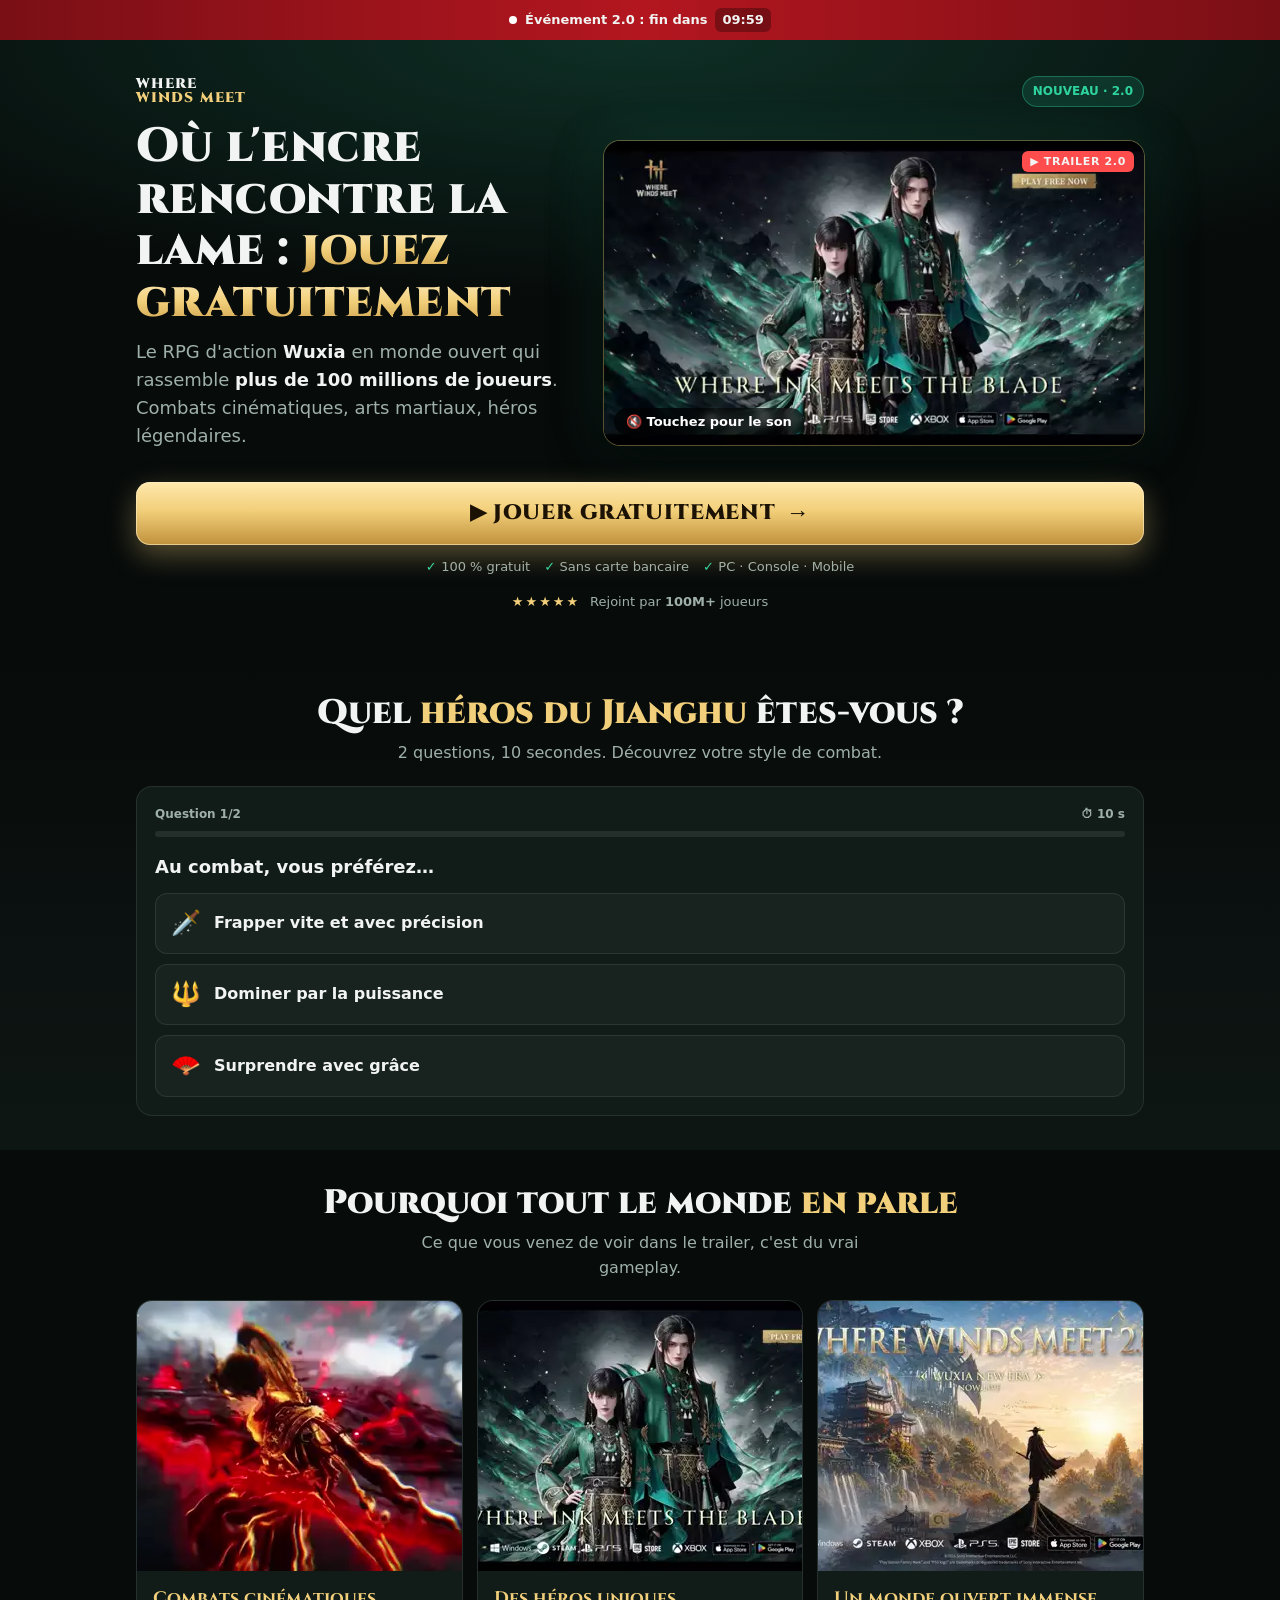
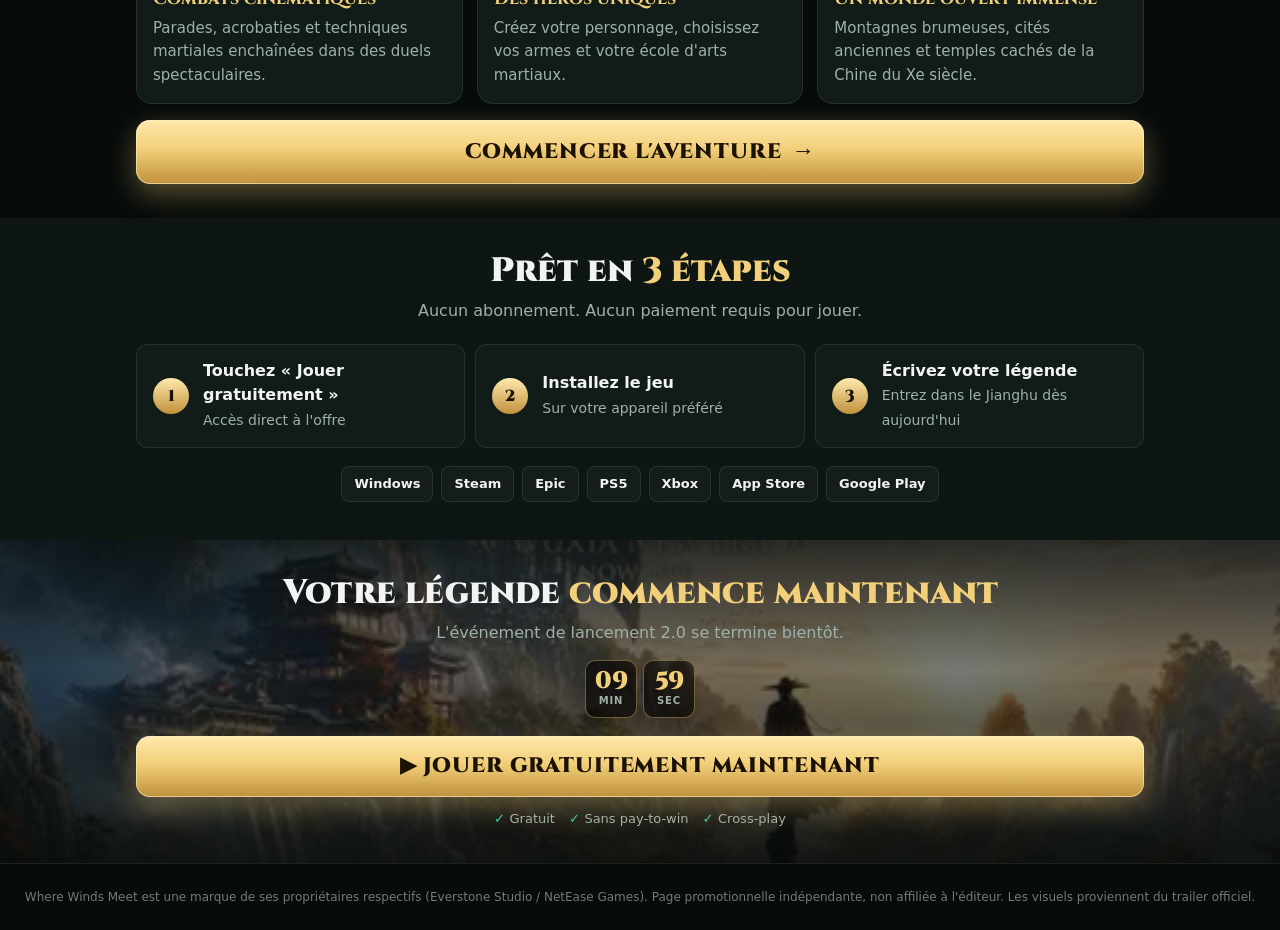
<file: where-winds-meet-v2/index.html>
<!doctype html>
<html lang="fr">
<head>
<meta charset="utf-8">
<meta name="viewport" content="width=device-width, initial-scale=1, viewport-fit=cover">
<title>Where Winds Meet 2.0 – Jouez gratuitement au RPG Wuxia</title>
<meta name="description" content="Where Winds Meet 2.0 : le RPG d'action Wuxia en monde ouvert, 100 % gratuit sur PC, PS5, Xbox, iOS et Android. Découvrez le trailer et commencez l'aventure.">
<meta name="robots" content="index, follow">
<meta name="theme-color" content="#070b0a">
<meta property="og:type" content="website">
<meta property="og:title" content="Where Winds Meet 2.0 – Où l'encre rencontre la lame">
<meta property="og:description" content="RPG d'action Wuxia en monde ouvert. Gratuit sur PC, console et mobile.">
<meta property="og:image" content="assets/poster.webp">
<meta name="twitter:card" content="summary_large_image">
<link rel="preconnect" href="https://fonts.googleapis.com">
<link rel="preconnect" href="https://fonts.gstatic.com" crossorigin>
<link href="https://fonts.googleapis.com/css2?family=Cinzel:wght@700;900&display=swap" rel="stylesheet">
<script type="application/ld+json">
{"@context":"https://schema.org","@type":"VideoGame","name":"Where Winds Meet","genre":["Action RPG","Wuxia","Open World"],"gamePlatform":["PC","PlayStation 5","Xbox Series X|S","iOS","Android"],"offers":{"@type":"Offer","price":"0","priceCurrency":"EUR"}}
</script>
<link rel="preload" as="image" href="assets/poster.webp" fetchpriority="high">
<link rel="stylesheet" href="style.css">
</head>
<body>

<div class="bar" role="status"><span class="dot" aria-hidden="true"></span>Événement 2.0 : fin dans <b data-clock>10:00</b></div>

<header class="hero">
  <div class="wrap">
    <div class="brand">
      <div class="logo">WHERE<br><span>WINDS MEET</span></div>
      <span class="pill">NOUVEAU · 2.0</span>
    </div>
    <div class="hero-grid">
      <div>
        <h1>Où l'encre rencontre la lame&nbsp;: <em>jouez gratuitement</em></h1>
        <p class="lead">Le RPG d'action <strong>Wuxia</strong> en monde ouvert qui rassemble <strong>plus de 100&nbsp;millions de joueurs</strong>. Combats cinématiques, arts martiaux, héros légendaires.</p>
      </div>
      <div>
        <div class="player" id="player" style="background-image:url(assets/poster.webp)">
          <video id="vid" autoplay muted loop playsinline preload="auto" poster="assets/poster.webp" aria-label="Trailer Where Winds Meet 2.0">
            <source src="assets/trailer.mp4" type="video/mp4">
          </video>
          <span class="live">▶ TRAILER 2.0</span>
          <button class="snd pulse" id="snd" type="button" aria-label="Activer le son">🔇 Touchez pour le son</button>
        </div>
      </div>
    </div>
    <div class="cta-wrap" id="hero-cta">
      <a class="btn cta" href="https://ad.propellerads.com/conversion.php?aid=3923722&amp;pid=&amp;tid=159517&amp;visitor_id=${external_id}&amp;payout=${PAYOUT}" data-pos="hero" rel="nofollow noopener">▶ Jouer gratuitement <span class="arr">→</span></a>
      <div class="ticks"><span>100&nbsp;% gratuit</span><span>Sans carte bancaire</span><span>PC · Console · Mobile</span></div>
      <div class="proof"><span class="stars" aria-hidden="true">★★★★★</span><span>Rejoint par <b>100M+</b> joueurs</span></div>
    </div>
  </div>
</header>

<main>
  <section class="quiz" id="quiz">
    <div class="wrap">
      <h2 class="h2 reveal">Quel <em>héros du Jianghu</em> êtes-vous&nbsp;?</h2>
      <p class="sub reveal">2 questions, 10 secondes. Découvrez votre style de combat.</p>
      <div class="qbox reveal">
        <div class="qhead"><span id="qlabel">Question 1/2</span><span>⏱ 10&nbsp;s</span></div>
        <div class="prog"><i id="qbar"></i></div>

        <div class="qstep on" data-step="1">
          <p class="q">Au combat, vous préférez…</p>
          <div class="opts">
            <button class="opt" type="button" data-v="blade"><span class="i">🗡️</span>Frapper vite et avec précision</button>
            <button class="opt" type="button" data-v="spear"><span class="i">🔱</span>Dominer par la puissance</button>
            <button class="opt" type="button" data-v="fan"><span class="i">🪭</span>Surprendre avec grâce</button>
          </div>
        </div>

        <div class="qstep" data-step="2">
          <p class="q">Votre aventure idéale&nbsp;?</p>
          <div class="opts">
            <button class="opt" type="button"><span class="i">🏔️</span>Explorer un monde immense</button>
            <button class="opt" type="button"><span class="i">⚔️</span>Affronter des boss légendaires</button>
            <button class="opt" type="button"><span class="i">🤝</span>Jouer avec mes amis</button>
          </div>
        </div>

        <div class="qstep res" data-step="3">
          <div class="badge" id="rico">🗡️</div>
          <h3 id="rtitle">Maître de la Lame</h3>
          <p id="rtext">Votre profil est prêt. Votre première quête vous attend.</p>
          <a class="btn cta jade" href="https://ad.propellerads.com/conversion.php?aid=3923722&amp;pid=&amp;tid=159517&amp;visitor_id=${external_id}&amp;payout=${PAYOUT}" data-pos="quiz" rel="nofollow noopener">Réclamer mon héros <span class="arr">→</span></a>
        </div>
      </div>
    </div>
  </section>

  <section>
    <div class="wrap">
      <h2 class="h2 reveal">Pourquoi tout le monde <em>en parle</em></h2>
      <p class="sub reveal">Ce que vous venez de voir dans le trailer, c'est du vrai gameplay.</p>
      <div class="cards">
        <article class="card reveal"><img src="assets/combat.webp" alt="Combat cinématique dans Where Winds Meet" width="480" height="270" loading="lazy" decoding="async"><div><h3>Combats cinématiques</h3><p>Parades, acrobaties et techniques martiales enchaînées dans des duels spectaculaires.</p></div></article>
        <article class="card reveal"><img src="assets/heros.webp" alt="Personnages personnalisables de Where Winds Meet" width="480" height="270" loading="lazy" decoding="async"><div><h3>Des héros uniques</h3><p>Créez votre personnage, choisissez vos armes et votre école d'arts martiaux.</p></div></article>
        <article class="card reveal"><img src="assets/monde.webp" alt="Monde ouvert de Where Winds Meet" width="480" height="270" loading="lazy" decoding="async"><div><h3>Un monde ouvert immense</h3><p>Montagnes brumeuses, cités anciennes et temples cachés de la Chine du Xe siècle.</p></div></article>
      </div>
      <div class="cta-wrap reveal">
        <a class="btn cta" href="https://ad.propellerads.com/conversion.php?aid=3923722&amp;pid=&amp;tid=159517&amp;visitor_id=${external_id}&amp;payout=${PAYOUT}" data-pos="features" rel="nofollow noopener">Commencer l'aventure <span class="arr">→</span></a>
      </div>
    </div>
  </section>

  <section style="background:var(--bg-2)">
    <div class="wrap">
      <h2 class="h2 reveal">Prêt en <em>3 étapes</em></h2>
      <p class="sub reveal">Aucun abonnement. Aucun paiement requis pour jouer.</p>
      <div class="steps">
        <div class="step reveal"><div><b>Touchez « Jouer gratuitement »</b><small>Accès direct à l'offre</small></div></div>
        <div class="step reveal"><div><b>Installez le jeu</b><small>Sur votre appareil préféré</small></div></div>
        <div class="step reveal"><div><b>Écrivez votre légende</b><small>Entrez dans le Jianghu dès aujourd'hui</small></div></div>
      </div>
      <div class="plats reveal" aria-label="Plateformes disponibles"><span>Windows</span><span>Steam</span><span>Epic</span><span>PS5</span><span>Xbox</span><span>App Store</span><span>Google Play</span></div>
    </div>
  </section>

  <section class="final" style="background-image:url(assets/monde.webp)">
    <div class="wrap reveal">
      <h2 class="h2">Votre légende <em>commence maintenant</em></h2>
      <p class="sub" style="margin-bottom:0">L'événement de lancement 2.0 se termine bientôt.</p>
      <div class="timer" aria-label="Temps restant"><b data-mm>10<small>MIN</small></b><b data-ss>00<small>SEC</small></b></div>
      <a class="btn cta" href="https://ad.propellerads.com/conversion.php?aid=3923722&amp;pid=&amp;tid=159517&amp;visitor_id=${external_id}&amp;payout=${PAYOUT}" data-pos="final" rel="nofollow noopener">▶ Jouer gratuitement maintenant</a>
      <div class="ticks"><span>Gratuit</span><span>Sans pay-to-win</span><span>Cross-play</span></div>
    </div>
  </section>
</main>

<footer>
  <p>Where Winds Meet est une marque de ses propriétaires respectifs (Everstone Studio / NetEase Games). Page promotionnelle indépendante, non affiliée à l'éditeur. Les visuels proviennent du trailer officiel.</p>
</footer>

<div class="sticky" id="sticky">
  <div class="row">
    <div class="mini">Fin de l'événement<b data-clock>10:00</b></div>
    <a class="btn cta" href="https://ad.propellerads.com/conversion.php?aid=3923722&amp;pid=&amp;tid=159517&amp;visitor_id=${external_id}&amp;payout=${PAYOUT}" data-pos="sticky" rel="nofollow noopener">▶ Jouer gratuit</a>
  </div>
</div>

<script src="main.js" defer></script>
</body>
</html>
</file>
<file: where-winds-meet-v2/style.css>
:root{
  --bg:#070b0a;--bg-2:#0e1614;--card:#111c19;--line:rgba(255,255,255,.09);
  --text:#f1f4f2;--muted:#9fb0aa;--jade:#2fd3a0;--jade-2:#139a72;
  --gold:#f2cf7a;--gold-2:#c0913c;--red:#ff4d4d;--r:16px;
  --serif:"Cinzel",Georgia,"Times New Roman",serif;
}
*{box-sizing:border-box;margin:0;padding:0}
html{-webkit-text-size-adjust:100%}
body{background:var(--bg);color:var(--text);font:16px/1.55 system-ui,-apple-system,"Segoe UI",Roboto,Arial,sans-serif;overflow-x:hidden;padding-bottom:84px}
a{color:inherit;text-decoration:none}
img,video{display:block;max-width:100%}
.wrap{max-width:560px;margin:0 auto;padding:0 16px}
@media(min-width:900px){.wrap{max-width:1040px}body{padding-bottom:0}}

/* Barre d'urgence */
.bar{position:sticky;top:0;z-index:40;display:flex;align-items:center;justify-content:center;gap:8px;padding:8px 12px;
  background:linear-gradient(90deg,#7a0f16,#b3161f 50%,#7a0f16);font-size:13px;font-weight:600;text-align:center}
.bar b{font-variant-numeric:tabular-nums;background:rgba(0,0,0,.3);padding:2px 7px;border-radius:6px}
.dot{width:8px;height:8px;border-radius:50%;background:#fff;animation:blink 1.2s infinite;flex:none}
@keyframes blink{50%{opacity:.25}}

/* Hero */
.hero{position:relative;padding:18px 0 28px;background:
  radial-gradient(120% 70% at 50% 0%,rgba(47,211,160,.18),transparent 60%),var(--bg)}
.brand{display:flex;align-items:center;justify-content:space-between;margin-bottom:14px}
.logo{font-family:var(--serif);font-weight:900;letter-spacing:.08em;font-size:14px;line-height:1.05}
.logo span{color:var(--gold)}
.pill{font-size:12px;font-weight:700;padding:5px 10px;border-radius:999px;background:rgba(47,211,160,.14);color:var(--jade);border:1px solid rgba(47,211,160,.35)}
h1{font-family:var(--serif);font-weight:900;font-size:clamp(27px,7.4vw,48px);line-height:1.08;letter-spacing:.01em}
h1 em{font-style:normal;background:linear-gradient(180deg,#fff4d2,var(--gold) 50%,var(--gold-2));-webkit-background-clip:text;background-clip:text;color:transparent}
.lead{color:var(--muted);margin:10px 0 16px;font-size:clamp(15px,4vw,18px)}
.lead strong{color:var(--text)}

.player{position:relative;border-radius:var(--r);overflow:hidden;aspect-ratio:16/9;background:#000 center/cover;
  box-shadow:0 0 0 1px rgba(242,207,122,.35),0 20px 50px rgba(0,0,0,.6),0 0 60px rgba(47,211,160,.15);cursor:pointer}
.player video{width:100%;height:100%;object-fit:cover}
.snd{position:absolute;left:10px;bottom:10px;display:flex;align-items:center;gap:6px;padding:7px 12px;border-radius:999px;border:0;
  background:rgba(0,0,0,.65);color:#fff;font:600 13px/1 system-ui,sans-serif;cursor:pointer;backdrop-filter:blur(4px)}
.snd.pulse{animation:nudge 1.6s ease-in-out infinite}
@keyframes nudge{0%,100%{transform:scale(1)}50%{transform:scale(1.07)}}
.live{position:absolute;right:10px;top:10px;font:700 11px/1 system-ui,sans-serif;letter-spacing:.06em;padding:5px 8px;border-radius:6px;background:var(--red)}

/* Boutons */
.btn{position:relative;display:flex;align-items:center;justify-content:center;gap:10px;width:100%;min-height:58px;padding:14px 22px;border-radius:14px;
  font-family:var(--serif);font-weight:900;font-size:clamp(17px,4.6vw,21px);letter-spacing:.04em;color:#1b1204;text-transform:uppercase;overflow:hidden;
  background:linear-gradient(180deg,#ffe9ad 0%,var(--gold) 45%,var(--gold-2) 100%);
  box-shadow:inset 0 0 0 1px rgba(255,240,200,.6),0 10px 28px rgba(242,207,122,.35);transition:transform .12s}
.btn:active{transform:scale(.98)}
.btn::after{content:"";position:absolute;top:0;left:-60%;width:40%;height:100%;transform:skewX(-20deg);
  background:linear-gradient(90deg,transparent,rgba(255,255,255,.65),transparent);animation:shine 2.8s infinite}
@keyframes shine{0%{left:-60%}55%,100%{left:130%}}
.btn .arr{font-size:1.1em}
.btn.jade{color:#032018;background:linear-gradient(180deg,#8ff5d3,var(--jade) 50%,var(--jade-2));box-shadow:inset 0 0 0 1px rgba(200,255,235,.5),0 10px 28px rgba(47,211,160,.3)}
.cta-wrap{margin-top:16px}
.ticks{display:flex;flex-wrap:wrap;justify-content:center;gap:6px 14px;margin-top:12px;font-size:13px;color:var(--muted)}
.ticks span::before{content:"✓ ";color:var(--jade);font-weight:800}
.proof{display:flex;align-items:center;justify-content:center;gap:10px;margin-top:14px;font-size:13px;color:var(--muted)}
.stars{color:var(--gold);letter-spacing:2px}

/* Sections */
section{padding:34px 0}
.h2{font-family:var(--serif);font-weight:900;font-size:clamp(22px,6vw,34px);line-height:1.15;text-align:center}
.h2 em{font-style:normal;color:var(--gold)}
.sub{text-align:center;color:var(--muted);margin:8px auto 20px;max-width:520px}

/* Quiz */
.quiz{background:linear-gradient(180deg,var(--bg),var(--bg-2))}
.qbox{background:var(--card);border:1px solid var(--line);border-radius:var(--r);padding:18px}
.qstep{display:none}.qstep.on{display:block;animation:rise .35s ease}
@keyframes rise{from{opacity:0;transform:translateY(10px)}to{opacity:1;transform:none}}
.qhead{display:flex;justify-content:space-between;font-size:12px;color:var(--muted);margin-bottom:8px;font-weight:600}
.prog{height:6px;border-radius:9px;background:rgba(255,255,255,.08);overflow:hidden;margin-bottom:16px}
.prog i{display:block;height:100%;width:0;background:linear-gradient(90deg,var(--jade),var(--gold));transition:width .4s}
.q{font-weight:800;font-size:18px;margin-bottom:12px}
.opts{display:grid;gap:10px}
.opt{display:flex;align-items:center;gap:12px;width:100%;padding:14px;border-radius:12px;border:1px solid var(--line);background:rgba(255,255,255,.03);
  color:var(--text);font:600 16px/1.3 system-ui,sans-serif;text-align:left;cursor:pointer;transition:border-color .15s,background .15s}
.opt:hover,.opt:focus-visible{border-color:var(--jade);background:rgba(47,211,160,.08);outline:0}
.opt .i{font-size:24px;width:32px;text-align:center}
.res{text-align:center}
.res .badge{display:inline-block;font-size:44px;margin-bottom:4px}
.res h3{font-family:var(--serif);font-size:22px;color:var(--gold);margin-bottom:6px}
.res p{color:var(--muted);margin-bottom:16px}

/* Cartes */
.cards{display:grid;gap:14px}
.card{position:relative;border-radius:var(--r);overflow:hidden;background:var(--card);border:1px solid var(--line)}
.card img{width:100%;aspect-ratio:16/9;object-fit:cover}
.card div{padding:14px 16px 16px}
.card h3{font-family:var(--serif);font-size:18px;color:var(--gold);margin-bottom:4px}
.card p{color:var(--muted);font-size:15px}
@media(min-width:900px){.cards{grid-template-columns:repeat(3,1fr)}}

/* Étapes */
.steps{display:grid;gap:10px;counter-reset:s}
.step{display:flex;gap:14px;align-items:center;padding:14px 16px;border-radius:12px;background:var(--card);border:1px solid var(--line)}
.step::before{counter-increment:s;content:counter(s);flex:none;display:grid;place-items:center;width:36px;height:36px;border-radius:50%;
  font:900 16px var(--serif);color:#1b1204;background:linear-gradient(180deg,#ffe9ad,var(--gold-2))}
.step b{display:block}.step small{color:var(--muted);font-size:14px}
@media(min-width:900px){.steps{grid-template-columns:repeat(3,1fr)}}

.plats{display:flex;flex-wrap:wrap;justify-content:center;gap:8px;margin:18px 0 4px}
.plats span{font-size:13px;font-weight:600;padding:7px 12px;border-radius:8px;border:1px solid var(--line);background:rgba(255,255,255,.03)}

/* Final */
.final{position:relative;text-align:center;overflow:hidden;background:#000 center/cover}
.final::before{content:"";position:absolute;inset:0;background:linear-gradient(180deg,rgba(7,11,10,.85),rgba(7,11,10,.55) 40%,rgba(7,11,10,.92))}
.final .wrap{position:relative}
.timer{display:inline-flex;gap:6px;margin:14px 0 18px}
.timer b{min-width:52px;padding:8px 6px;border-radius:10px;background:rgba(0,0,0,.6);border:1px solid rgba(242,207,122,.4);font:900 24px/1 var(--serif);color:var(--gold);font-variant-numeric:tabular-nums}
.timer small{display:block;font:600 10px/1.6 system-ui,sans-serif;color:var(--muted);letter-spacing:.08em}

footer{padding:24px 16px;text-align:center;color:#6f7d78;font-size:12px;border-top:1px solid var(--line)}

/* CTA sticky mobile */
.sticky{position:fixed;left:0;right:0;bottom:0;z-index:50;padding:10px 12px calc(10px + env(safe-area-inset-bottom));
  background:rgba(7,11,10,.94);backdrop-filter:blur(10px);border-top:1px solid rgba(242,207,122,.25);
  transform:translateY(110%);transition:transform .3s ease}
.sticky.show{transform:none}
.sticky .btn{min-height:54px;font-size:17px}
.sticky .row{display:flex;align-items:center;gap:10px;max-width:560px;margin:0 auto}
.sticky .row .btn{flex:1}
.sticky .mini{font-size:11px;line-height:1.25;color:var(--muted);width:78px;flex:none}
.sticky .mini b{display:block;color:var(--gold);font:900 16px var(--serif);font-variant-numeric:tabular-nums}
@media(min-width:900px){.sticky{display:none}}

.reveal{opacity:0;transform:translateY(18px);transition:opacity .6s,transform .6s}
.reveal.in{opacity:1;transform:none}
@media(prefers-reduced-motion:reduce){*,*::before,*::after{animation:none!important;transition:none!important}.reveal{opacity:1;transform:none}}

/* Desktop : hero en 2 colonnes */
@media(min-width:900px){
  .hero-grid{display:grid;grid-template-columns:1fr 1.25fr;gap:36px;align-items:center}
  .hero{padding:36px 0 48px}
}
</file>
